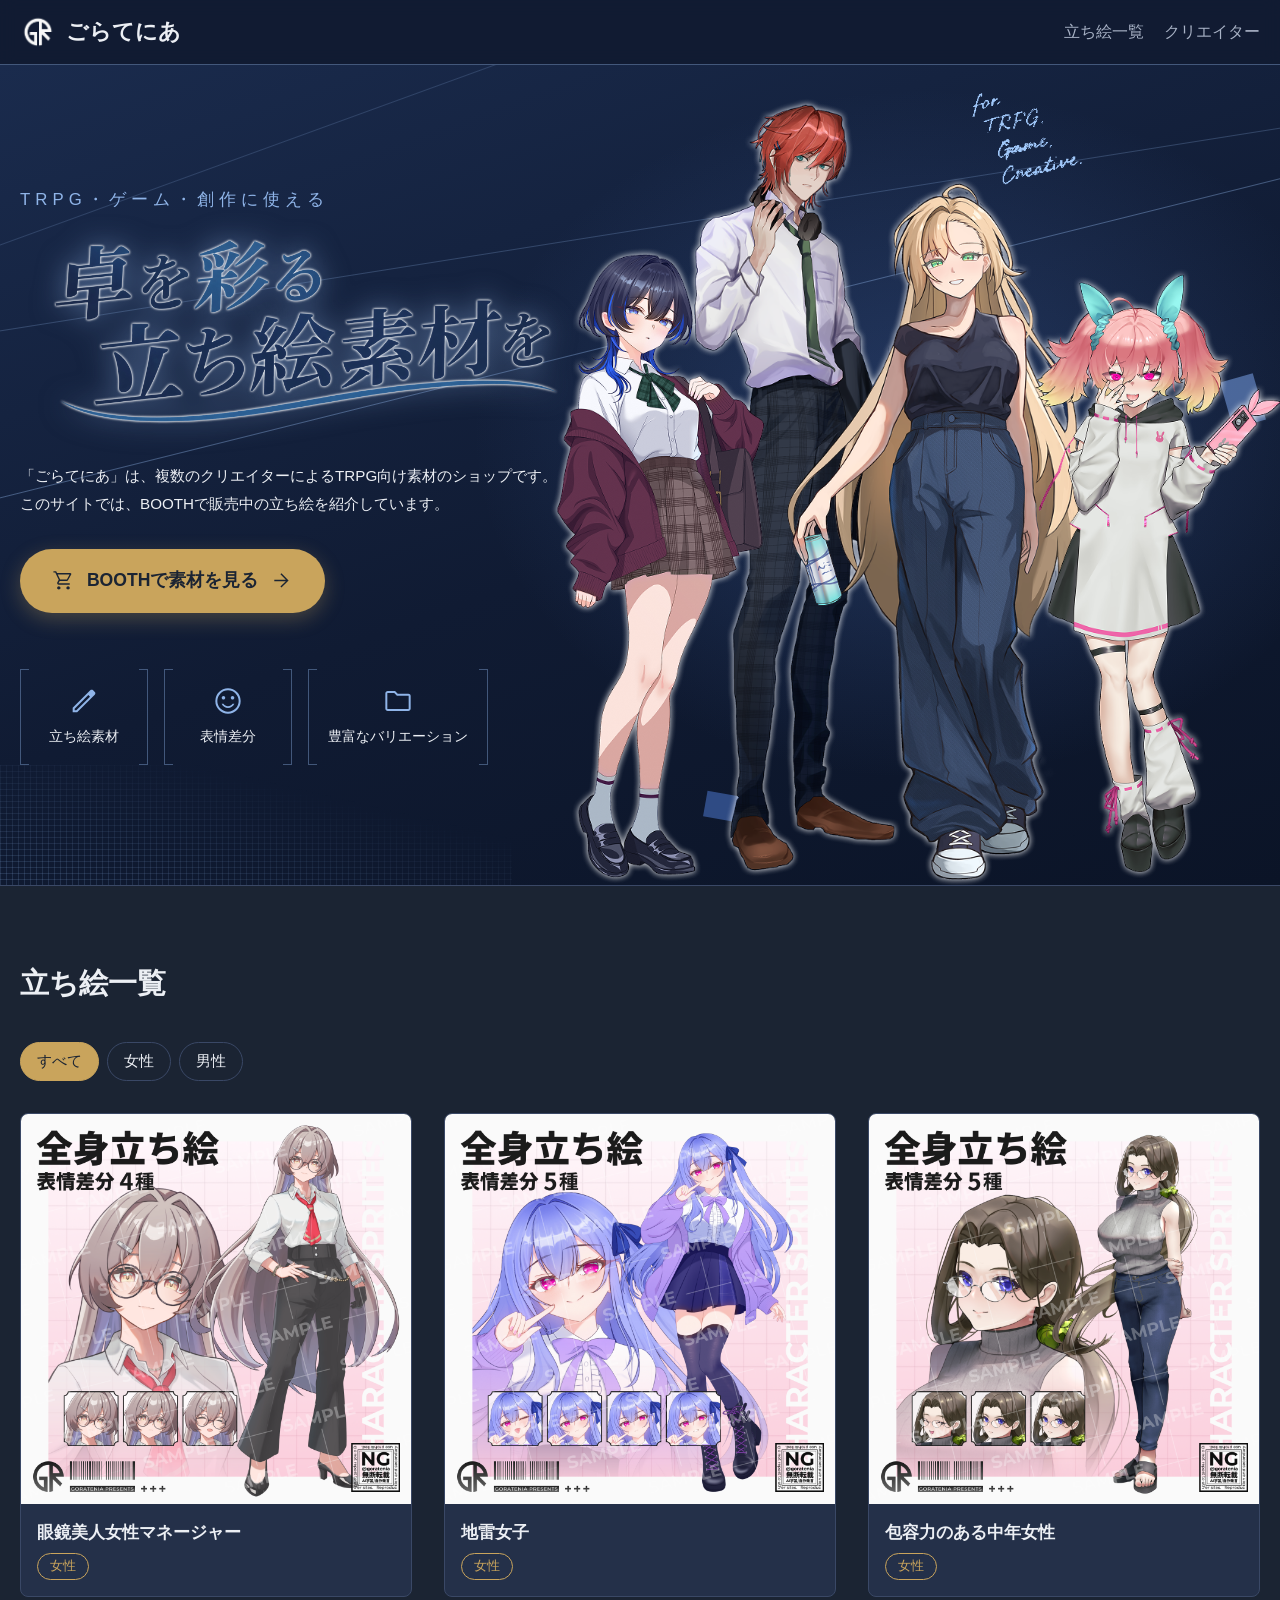
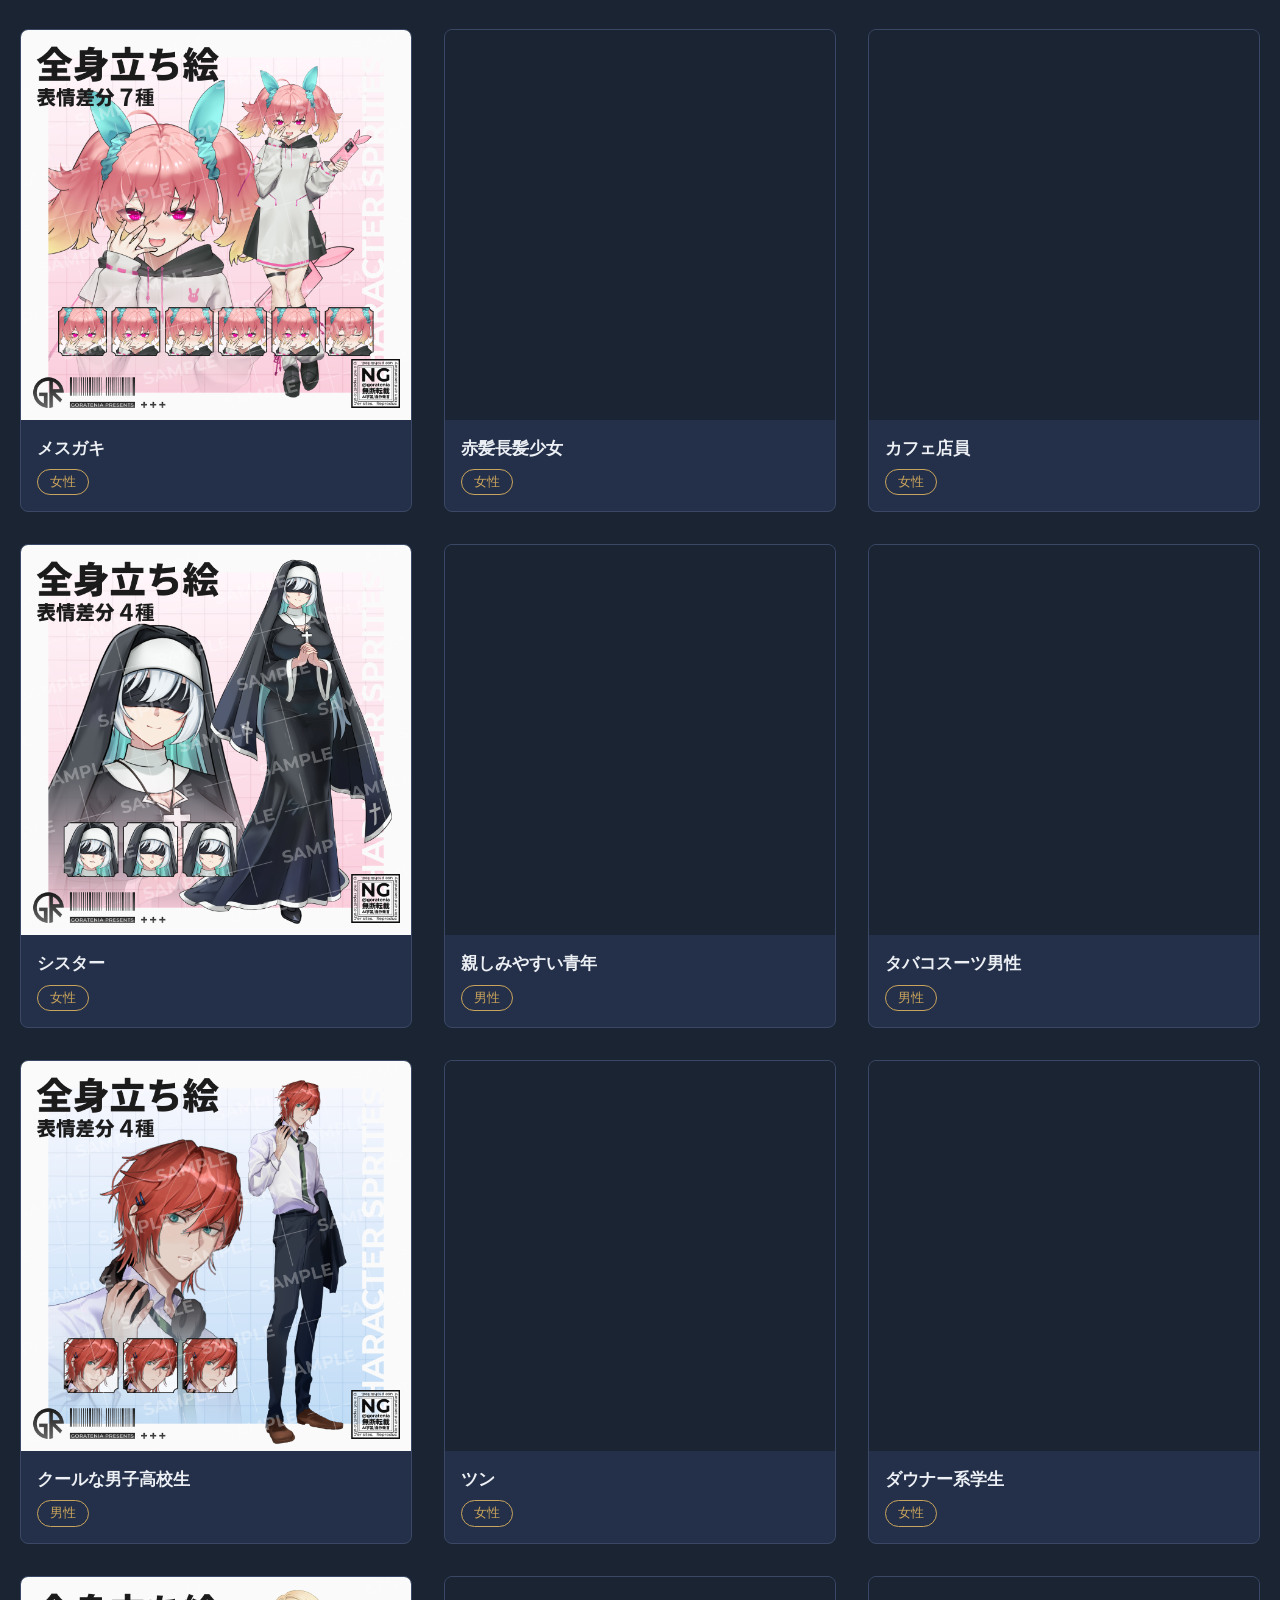
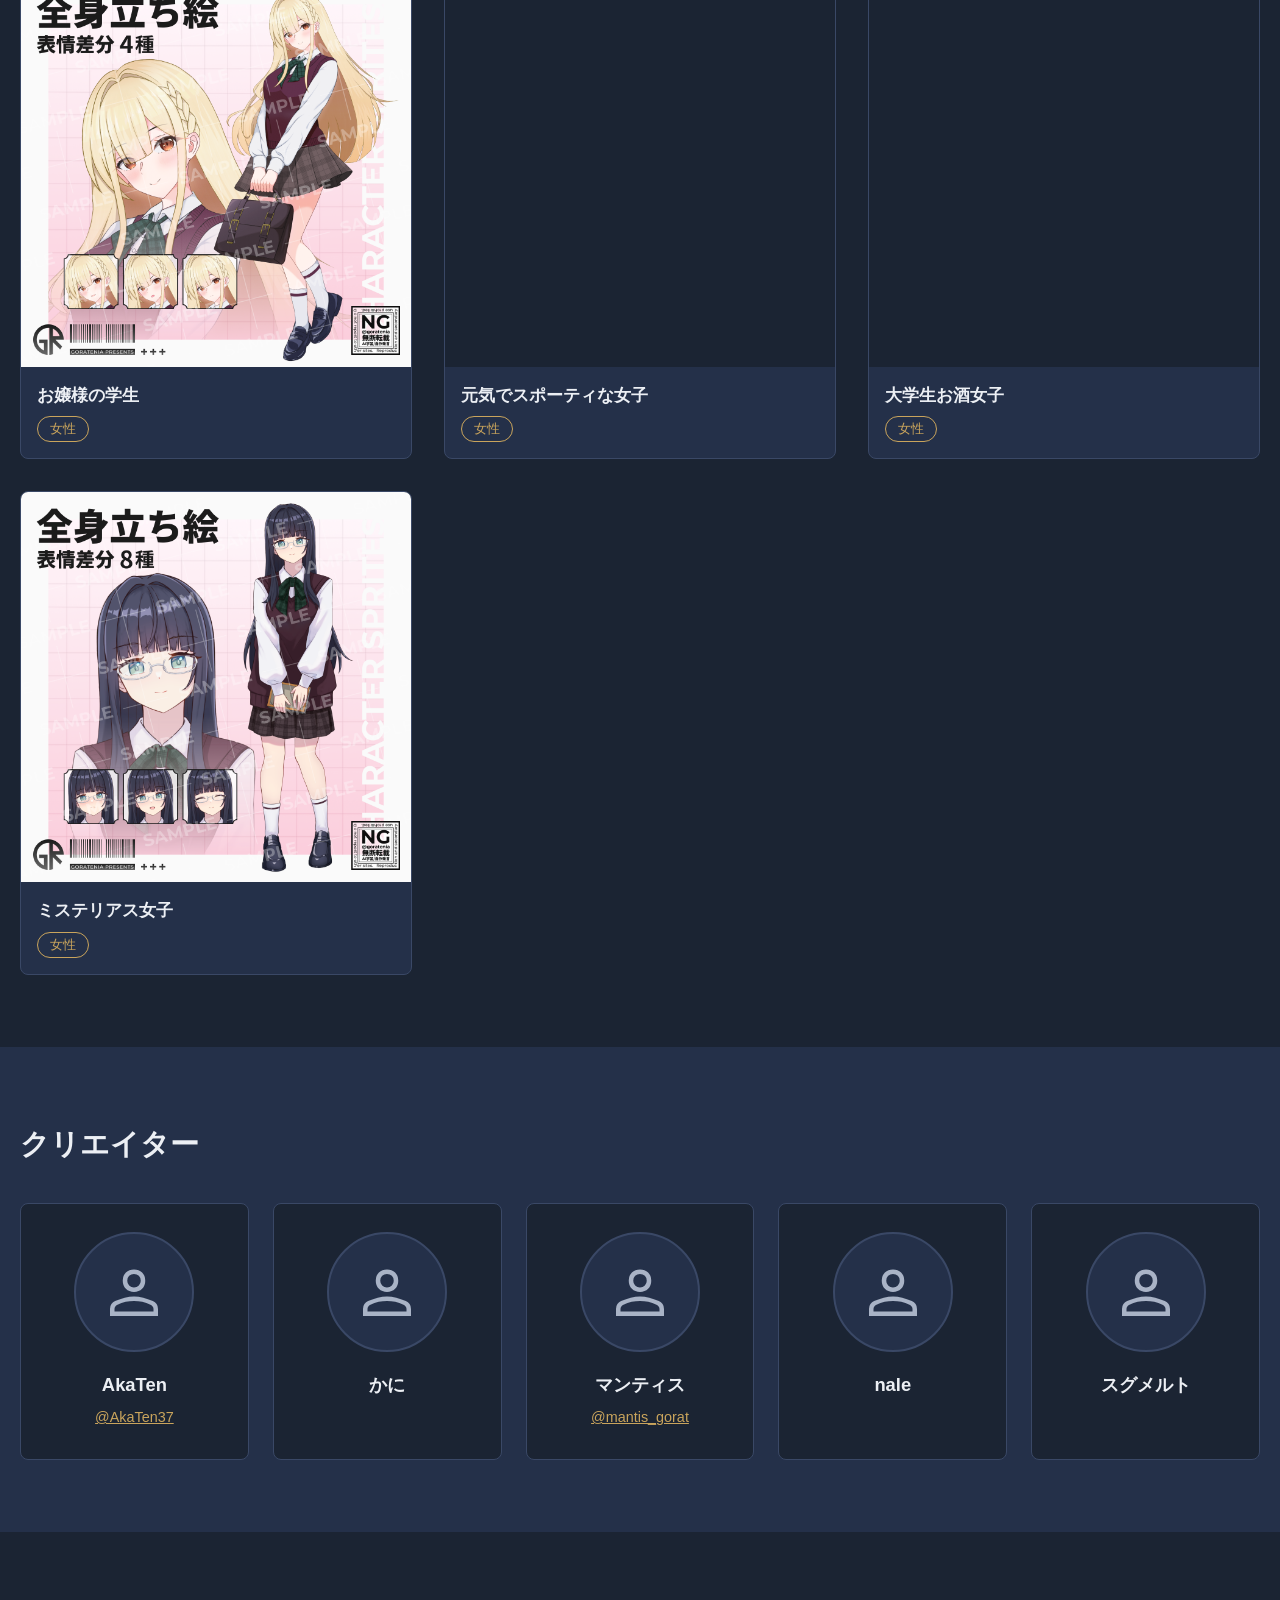
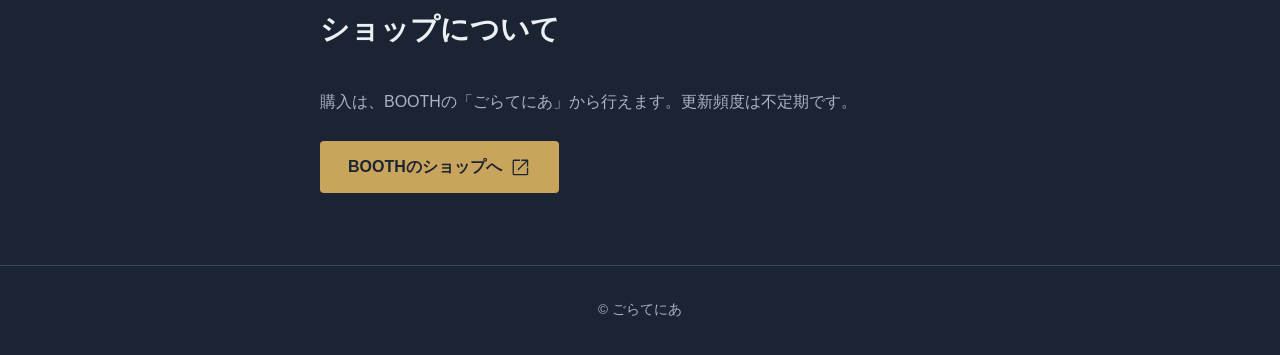
<file: index.html>
<!DOCTYPE html>
<html lang="ja">
<head>
  <meta charset="UTF-8">
  <meta name="viewport" content="width=device-width, initial-scale=1">
  <title>ごらてにあ | TRPG向け立ち絵素材</title>
  <meta name="description" content="複数のクリエイターによるTRPG向け素材ショップ「ごらてにあ」の立ち絵紹介サイトです。">
  <link rel="stylesheet" href="style.css">
  <link rel="preload" as="image" href="img/ごらてにあ_キャッチコピー.png">
  <script>
    // オープニングは、サイトを開いて最初の1回だけ見せる(詳細ページから戻ったときなどは出さない)
    try {
      if (sessionStorage.getItem("opening-shown")) {
        document.documentElement.classList.add("no-opening");
      } else {
        sessionStorage.setItem("opening-shown", "1");
      }
    } catch (error) {
      // 保存できない環境では毎回オープニングを出す
    }
  </script>
</head>
<body>

  <!-- オープニング:キャッチコピーを画面いっぱいに出してから、サイトに切り替わる -->
  <div class="opening" aria-hidden="true">
    <img class="opening__image" id="opening-image" src="img/ごらてにあ_キャッチコピー.png" alt="" width="2032" height="774">
  </div>
  <script>
    // キャッチコピーの画像を読み込み終えてから演出を始める(読み込めなくても3秒で始める)
    (function () {
      const image = document.getElementById("opening-image");
      const start = () => document.documentElement.classList.add("opening-ready");
      if (image.complete) {
        start();
      } else {
        image.addEventListener("load", start);
        image.addEventListener("error", start);
        setTimeout(start, 3000);
      }
    })();
  </script>

  <header class="header">
    <div class="header__inner">
      <a class="header__logo" href="index.html">
        <img class="header__logo-image" src="img/ごらてにあ_Logo_白_1200×1200.png" alt="" width="36" height="36">
        <span class="header__logo-text">ごらてにあ</span>
      </a>
      <nav class="nav" aria-label="メインメニュー">
        <ul class="nav__list">
          <li class="nav__item"><a class="nav__link" href="index.html#items">立ち絵一覧</a></li>
          <li class="nav__item"><a class="nav__link" href="index.html#creators">クリエイター</a></li>
        </ul>
      </nav>
    </div>
  </header>

  <main>

    <section class="hero">
      <div class="hero__inner">

        <!-- 左側:キャッチコピーと説明 -->
        <div class="hero__content">
          <p class="hero__lead">TRPG・ゲーム・創作に使える</p>
          <h1 class="hero__title">
            <img class="hero__title-image" src="img/ごらてにあ_キャッチコピー.png" alt="卓を彩る立ち絵素材を" width="2032" height="774">
          </h1>
          <p class="hero__text">
            「ごらてにあ」は、複数のクリエイターによるTRPG向け素材のショップです。<br>
            このサイトでは、BOOTHで販売中の立ち絵を紹介しています。
          </p>
          <a class="button button--large" href="https://goratenia.booth.pm/" target="_blank" rel="noopener noreferrer"><span data-icon="shopping_cart"></span><span>BOOTHで素材を見る</span><span data-icon="arrow_forward"></span></a>
          <ul class="hero__features">
            <li class="hero__feature"><span data-icon="edit"></span><span>立ち絵素材</span></li>
            <li class="hero__feature"><span data-icon="sentiment_satisfied"></span><span>表情差分</span></li>
            <li class="hero__feature"><span data-icon="folder"></span><span>豊富なバリエーション</span></li>
          </ul>
        </div>

        <!-- 右側:メインイラスト(飾りなので読み上げない) -->
        <div class="hero__visual" aria-hidden="true">
          <img class="hero__illust" src="img/メインビジュアル_キャラまとめ.png" alt="" width="1356" height="1080">
          <img class="hero__hand" src="img/ごらてにあ_手書き英字.png" alt="" width="185" height="145">
          <span class="hero__deco hero__deco--1"></span>
          <span class="hero__deco hero__deco--2"></span>
          <span class="hero__deco hero__deco--3"></span>
          <span class="hero__deco hero__deco--4"></span>
        </div>

      </div>
    </section>

    <section class="section" id="items">
      <div class="section__inner">
        <h2 class="section__title">立ち絵一覧</h2>
        <!-- タグのボタンと商品カードは script.js が items.js から自動で作ります -->
        <div class="filter" id="filter" role="group" aria-label="タグで絞り込む"></div>
        <div class="item-list" id="item-list"></div>
      </div>
    </section>

    <section class="section section--alt" id="creators">
      <div class="section__inner">
        <h2 class="section__title">クリエイター</h2>
        <ul class="creator-list" id="creator-list"></ul>
      </div>
    </section>

    <section class="section" id="shop">
      <div class="section__inner section__inner--narrow">
        <h2 class="section__title">ショップについて</h2>
        <p class="section__text">
          購入は、BOOTHの「ごらてにあ」から行えます。更新頻度は不定期です。
        </p>
        <a class="button" href="https://goratenia.booth.pm/" target="_blank" rel="noopener noreferrer"><span>BOOTHのショップへ</span><span data-icon="open_in_new"></span></a>
      </div>
    </section>

  </main>

  <footer class="footer">
    <p class="footer__text">&copy; ごらてにあ</p>
  </footer>

  <script src="items.js"></script>
  <script src="script.js"></script>
</body>
</html>
</file>
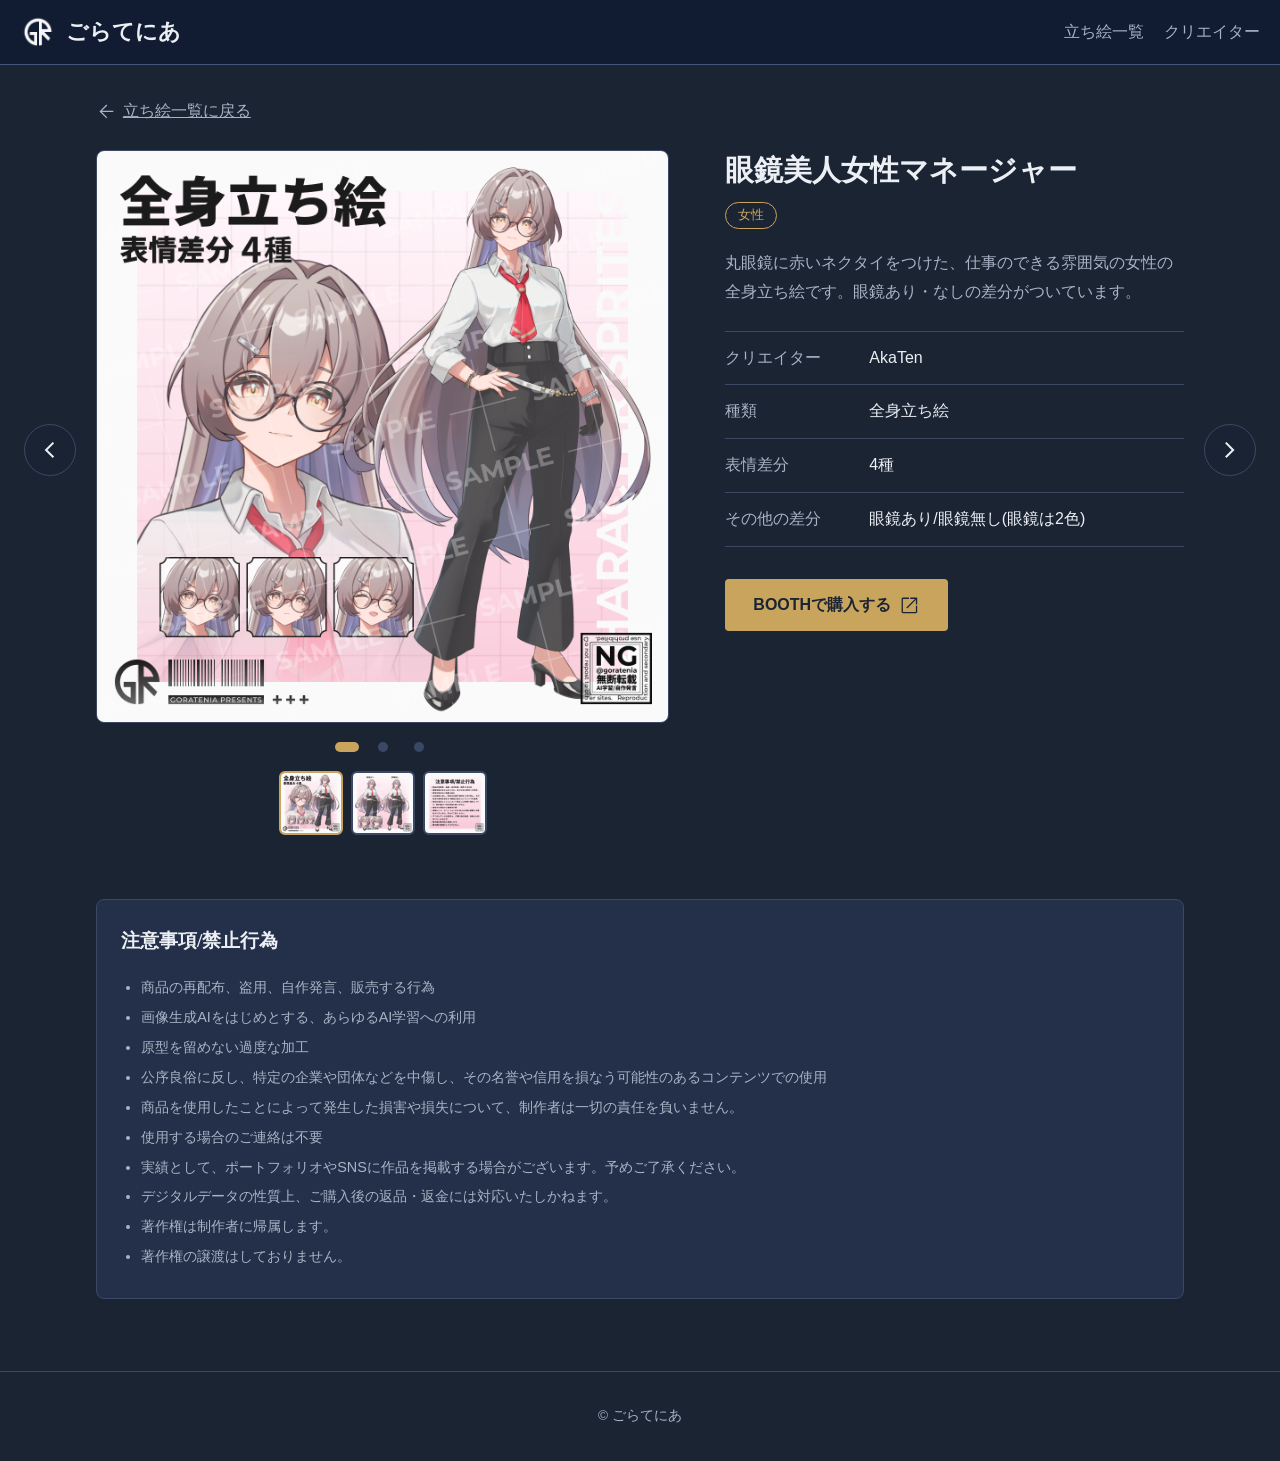
<file: item.html>
<!DOCTYPE html>
<html lang="ja">
<head>
  <meta charset="UTF-8">
  <meta name="viewport" content="width=device-width, initial-scale=1">
  <title>立ち絵の詳細 | ごらてにあ</title>
  <link rel="stylesheet" href="style.css">
</head>
<body>

  <header class="header">
    <div class="header__inner">
      <a class="header__logo" href="index.html">
        <img class="header__logo-image" src="img/ごらてにあ_Logo_白_1200×1200.png" alt="" width="36" height="36">
        <span class="header__logo-text">ごらてにあ</span>
      </a>
      <nav class="nav" aria-label="メインメニュー">
        <ul class="nav__list">
          <li class="nav__item"><a class="nav__link" href="index.html#items">立ち絵一覧</a></li>
          <li class="nav__item"><a class="nav__link" href="index.html#creators">クリエイター</a></li>
        </ul>
      </nav>
    </div>
  </header>

  <main class="detail">
    <a class="detail__back" href="index.html#items"><span data-icon="arrow_back"></span><span>立ち絵一覧に戻る</span></a>

    <div class="detail__layout">

      <!-- 左側:画像と、左右の切り替え矢印 -->
      <div class="viewer">
        <button class="viewer__arrow viewer__arrow--prev" id="prev-button" type="button" aria-label="前の立ち絵"><span data-icon="chevron_left"></span></button>
        <div class="viewer__stage" id="stage"></div>
        <button class="viewer__arrow viewer__arrow--next" id="next-button" type="button" aria-label="次の立ち絵"><span data-icon="chevron_right"></span></button>
        <div class="dots" id="dots" role="group" aria-label="表示する画像" hidden></div>
        <div class="gallery" id="gallery" hidden></div>
      </div>

      <!-- 右側:商品の情報 -->
      <section class="info">
        <h1 class="info__name" id="item-name"></h1>
        <ul class="tag-list" id="item-tags"></ul>
        <p class="info__description" id="item-description"></p>
        <dl class="spec" id="item-specs"></dl>
        <a class="button" id="item-link" href="https://goratenia.booth.pm/" target="_blank" rel="noopener noreferrer"><span>BOOTHで購入する</span><span data-icon="open_in_new"></span></a>
      </section>

    </div>

    <!-- 注意事項 -->
    <section class="notice" aria-labelledby="notice-title">
      <h2 class="notice__title" id="notice-title">注意事項/禁止行為</h2>
      <ul class="notice__list">
        <li class="notice__item">商品の再配布、盗用、自作発言、販売する行為</li>
        <li class="notice__item">画像生成AIをはじめとする、あらゆるAI学習への利用</li>
        <li class="notice__item">原型を留めない過度な加工</li>
        <li class="notice__item">公序良俗に反し、特定の企業や団体などを中傷し、その名誉や信用を損なう可能性のあるコンテンツでの使用</li>
        <li class="notice__item">商品を使用したことによって発生した損害や損失について、制作者は一切の責任を負いません。</li>
        <li class="notice__item">使用する場合のご連絡は不要</li>
        <li class="notice__item">実績として、ポートフォリオやSNSに作品を掲載する場合がございます。予めご了承ください。</li>
        <li class="notice__item">デジタルデータの性質上、ご購入後の返品・返金には対応いたしかねます。</li>
        <li class="notice__item">著作権は制作者に帰属します。</li>
        <li class="notice__item">著作権の譲渡はしておりません。</li>
      </ul>
    </section>
  </main>

  <footer class="footer">
    <p class="footer__text">&copy; ごらてにあ</p>
  </footer>

  <script src="items.js"></script>
  <script src="item.js"></script>
</body>
</html>
</file>
<file: style.css>
/* ===== 基本設定 ===== */
:root {
  --color-base: #1b2433;
  --color-panel: #243049;
  --color-line: #3a4866;
  --color-text: #eceff4;
  --color-muted: #a9b3c6;
  --color-accent: #c9a45c;
  --color-accent-text: #1b2433;
  --color-sub: #8fb4e8;
  --color-sub-line: rgba(143, 180, 232, 0.4);
  --color-hero: #101b33;
  --width-max: 1440px;
  --color-overlay: rgba(27, 36, 51, 0.9);
  --font-main: "Hiragino Kaku Gothic ProN", "Yu Gothic", "Meiryo", sans-serif;
  --font-title: "Hiragino Mincho ProN", "Yu Mincho", "Noto Serif JP", serif;
}

* {
  box-sizing: border-box;
}

html {
  scroll-padding-top: 80px;
}

body {
  margin: 0;
  font-family: var(--font-main);
  line-height: 1.8;
  color: var(--color-text);
  background-color: var(--color-base);
}

a {
  color: inherit;
}

a:focus-visible,
button:focus-visible {
  outline: 3px solid var(--color-accent);
  outline-offset: 3px;
}

/* ===== ヘッダー ===== */
.header {
  position: sticky;
  top: 0;
  z-index: 10;
  background-color: rgba(16, 27, 51, 0.85);
  border-bottom: 1px solid var(--color-sub-line);
  backdrop-filter: blur(8px);
}

.header__inner {
  display: flex;
  align-items: center;
  justify-content: space-between;
  gap: 16px;
  max-width: var(--width-max);
  margin: 0 auto;
  padding: 12px 20px;
}

.header__logo {
  display: flex;
  align-items: center;
  gap: 10px;
  font-family: var(--font-title);
  font-size: 1.4rem;
  font-weight: 700;
  text-decoration: none;
}

.header__logo-image {
  display: block;
  width: 36px;
  height: 36px;
}

.nav__list {
  display: flex;
  gap: 20px;
  margin: 0;
  padding: 0;
  list-style: none;
}

.nav__link {
  text-decoration: none;
  color: var(--color-muted);
}

.nav__link:hover {
  color: var(--color-accent);
}

/* ===== ヒーロー ===== */
.hero {
  position: relative;
  overflow: hidden;
  padding: 0 20px;
  border-bottom: 1px solid var(--color-line);
  background:
    radial-gradient(ellipse 50% 60% at 72% 45%, rgba(74, 112, 184, 0.35), transparent 70%),
    linear-gradient(160deg, #1a2b4d 0%, var(--color-hero) 55%, #0b1427 100%);
}

/* 背景の装飾:斜めに走る光のライン */
.hero::before {
  content: "";
  position: absolute;
  inset: 0;
  background:
    linear-gradient(-14deg, transparent calc(62% - 1px), var(--color-sub-line) 62%, transparent calc(62% + 1px)),
    linear-gradient(-9deg, transparent calc(74% - 1px), rgba(143, 180, 232, 0.25) 74%, transparent calc(74% + 1px)),
    linear-gradient(-20deg, transparent calc(86% - 1px), rgba(143, 180, 232, 0.2) 86%, transparent calc(86% + 1px));
  pointer-events: none;
}

/* 背景の装飾:左下の細かい網目 */
.hero::after {
  content: "";
  position: absolute;
  left: 0;
  bottom: 0;
  width: 40%;
  height: 120px;
  background-image:
    linear-gradient(rgba(143, 180, 232, 0.18) 1px, transparent 1px),
    linear-gradient(90deg, rgba(143, 180, 232, 0.18) 1px, transparent 1px);
  background-size: 6px 6px;
  -webkit-mask-image: linear-gradient(to top right, #000, transparent 70%);
  mask-image: linear-gradient(to top right, #000, transparent 70%);
  pointer-events: none;
}

.hero__inner {
  position: relative;
  z-index: 1;
  display: grid;
  grid-template-columns: minmax(0, 5fr) minmax(0, 6fr);
  align-items: center;
  max-width: var(--width-max);
  min-height: min(820px, calc(100vh - 61px));
  margin: 0 auto;
}

.hero__content {
  position: relative;
  z-index: 2;
  padding: 72px 0;
}

.hero__lead {
  margin: 0 0 8px;
  font-size: 1.05rem;
  letter-spacing: 0.3em;
  color: var(--color-sub);
}

.hero__title {
  max-width: 620px;
  margin: 0 0 24px;
}

/* キャッチコピーの文字色が濃いので、白い縁と青い光をつけて背景から浮かせる */
.hero__title-image {
  display: block;
  width: 100%;
  height: auto;
  filter:
    drop-shadow(0 0 1px rgba(255, 255, 255, 0.9))
    drop-shadow(0 0 1px rgba(255, 255, 255, 0.9))
    drop-shadow(0 0 14px rgba(143, 180, 232, 0.55));
}

.hero__text {
  margin: 0 0 32px;
  font-size: 0.95rem;
}

.hero__features {
  display: flex;
  flex-wrap: wrap;
  gap: 16px;
  margin: 56px 0 0;
  padding: 0;
  list-style: none;
}

/* 左右にカギ括弧のような細い線がつく */
.hero__feature {
  position: relative;
  display: flex;
  flex-direction: column;
  align-items: center;
  gap: 8px;
  min-width: 128px;
  padding: 16px 20px;
  font-size: 0.85rem;
}

.hero__feature::before,
.hero__feature::after {
  content: "";
  position: absolute;
  top: 0;
  bottom: 0;
  width: 8px;
  border: 1px solid var(--color-sub-line);
}

.hero__feature::before {
  left: 0;
  border-right: none;
}

.hero__feature::after {
  right: 0;
  border-left: none;
}

.hero__feature .icon {
  width: 32px;
  height: 32px;
  color: var(--color-sub);
}

/* 右側:イラストと見本カード */
.hero__visual {
  position: relative;
  align-self: stretch;
  min-height: 560px;
}

/* イラストを欄の高さいっぱいに置く。画像の左側に透明な余白があるので、
   キャラクター部分(横幅の約57%の位置が中心)が欄の中央に来るようにずらす */
.hero__illust {
  position: absolute;
  z-index: 1;
  bottom: 0;
  left: 50%;
  display: block;
  width: auto;
  height: 100%;
  max-width: none;
  transform: translateX(-57%);
}

.hero__hand {
  position: absolute;
  z-index: 2;
  top: 2%;
  right: 24%;
  display: block;
  width: 140px;
  height: auto;
}

/* 散らばった青い四角形 */
.hero__deco {
  position: absolute;
  width: 20px;
  height: 18px;
  background-color: rgba(120, 160, 230, 0.55);
}

.hero__deco--1 {
  top: 16%;
  left: 52%;
  transform: rotate(14deg);
}

.hero__deco--2 {
  top: 46%;
  left: 0;
  width: 26px;
  height: 22px;
  transform: rotate(-12deg);
}

.hero__deco--3 {
  top: 38%;
  right: 0;
  width: 34px;
  height: 48px;
  transform: rotate(-16deg);
}

.hero__deco--4 {
  bottom: 8%;
  left: 18%;
  width: 40px;
  height: 26px;
  background-color: rgba(70, 110, 190, 0.6);
  transform: rotate(10deg);
}

/* ===== ボタン ===== */
/* ===== アイコン(Material Symbols) ===== */
.icon {
  display: block;
  flex: none;
  width: 1.3em;
  height: 1.3em;
  fill: currentColor;
}

.button {
  display: inline-flex;
  align-items: center;
  gap: 8px;
  padding: 12px 28px;
  font-weight: 700;
  text-decoration: none;
  color: var(--color-accent-text);
  background-color: var(--color-accent);
  border-radius: 4px;
}

.button:hover {
  opacity: 0.85;
}

.button--large {
  gap: 12px;
  padding: 16px 32px;
  font-size: 1.1rem;
  border-radius: 999px;
  box-shadow: 0 6px 20px rgba(201, 164, 92, 0.3);
}

/* ===== セクション共通 ===== */
.section {
  padding: 72px 20px;
}

.section--alt {
  background-color: var(--color-panel);
}

.section__inner {
  max-width: var(--width-max);
  margin: 0 auto;
}

.section__inner--narrow {
  max-width: 640px;
}

.section__title {
  margin: 0 0 32px;
  font-family: var(--font-title);
  font-size: 1.8rem;
}

.section__text {
  margin: 0 0 24px;
  color: var(--color-muted);
}

/* ===== 絞り込みボタン ===== */
.filter {
  display: flex;
  flex-wrap: wrap;
  gap: 8px;
  margin-bottom: 32px;
}

.filter__button {
  padding: 8px 16px;
  font-family: inherit;
  font-size: 0.95rem;
  color: var(--color-text);
  background-color: transparent;
  border: 1px solid var(--color-line);
  border-radius: 999px;
  cursor: pointer;
}

.filter__button:hover {
  border-color: var(--color-accent);
}

.filter__button--active {
  color: var(--color-accent-text);
  background-color: var(--color-accent);
  border-color: var(--color-accent);
}

/* ===== 画像エリア(一覧・詳細で共通) ===== */
.thumb {
  display: flex;
  align-items: center;
  justify-content: center;
  aspect-ratio: 1 / 1;
  background-color: var(--color-base);
}

.thumb--large {
  border: 1px solid var(--color-line);
  border-radius: 8px;
}

.thumb__image {
  width: 100%;
  height: 100%;
  object-fit: contain;
}

.thumb__placeholder {
  display: flex;
  flex-direction: column;
  align-items: center;
  gap: 8px;
  padding: 16px;
  text-align: center;
  color: var(--color-muted);
}

.thumb__placeholder-icon {
  width: 48px;
  height: 48px;
}

.thumb__path {
  font-size: 0.75rem;
  word-break: break-all;
}

/* ===== タグ ===== */
.tag-list {
  display: flex;
  flex-wrap: wrap;
  gap: 6px;
  margin: 0;
  padding: 0;
  list-style: none;
}

.tag-list__item {
  padding: 2px 12px;
  font-size: 0.8rem;
  line-height: 1.6;
  color: var(--color-accent);
  border: 1px solid var(--color-accent);
  border-radius: 999px;
}

/* ===== 商品カード(一覧ページ) ===== */
.item-list {
  display: grid;
  grid-template-columns: repeat(3, minmax(0, 1fr));
  gap: 32px;
}

.item-card {
  display: flex;
  flex-direction: column;
  overflow: hidden;
  text-decoration: none;
  color: inherit;
  background-color: var(--color-panel);
  border: 1px solid var(--color-line);
  border-radius: 8px;
}

.item-card:hover {
  border-color: var(--color-accent);
}

.item-card__body {
  display: flex;
  flex-direction: column;
  gap: 8px;
  padding: 16px;
}

.item-card__title {
  margin: 0;
  font-size: 1.05rem;
  line-height: 1.5;
}

/* ===== 詳細ページ ===== */
/* 左右の端に固定した切り替え矢印と重ならないよう、横の余白を広めにとる */
.detail {
  max-width: var(--width-max);
  margin: 0 auto;
  padding: 32px 96px 72px;
}

.detail__back {
  display: inline-flex;
  align-items: center;
  gap: 6px;
  margin-bottom: 24px;
  color: var(--color-muted);
}

.detail__back:hover {
  color: var(--color-accent);
}

.detail__layout {
  display: grid;
  grid-template-columns: minmax(0, 5fr) minmax(0, 4fr);
  gap: 56px;
  align-items: start;
}

/* 画像と左右の矢印 */
.viewer {
  position: relative;
}

/* 画像を横一列に並べ、横スクロール(スワイプ)で1枚ずつぴたっと止まるようにする */
.viewer__stage {
  display: flex;
  max-width: 680px;
  margin: 0 auto;
  overflow-x: auto;
  scroll-snap-type: x mandatory;
  overscroll-behavior-x: contain;
  scrollbar-width: none;
  border: 1px solid var(--color-line);
  border-radius: 8px;
  cursor: grab;
}

.viewer__stage::-webkit-scrollbar {
  display: none;
}

.viewer__slide {
  flex: 0 0 100%;
  scroll-snap-align: start;
  border: none;
  border-radius: 0;
}

/* 立ち絵を切り替える矢印は、画面の左右の端に固定する */
.viewer__arrow {
  position: fixed;
  z-index: 5;
  top: 50%;
  display: flex;
  align-items: center;
  justify-content: center;
  width: 52px;
  height: 52px;
  margin-top: -26px;
  padding: 0;
  color: var(--color-text);
  background-color: var(--color-overlay);
  border: 1px solid var(--color-line);
  border-radius: 50%;
  cursor: pointer;
}

.viewer__arrow .icon {
  width: 32px;
  height: 32px;
}

.viewer__arrow:hover {
  color: var(--color-accent);
  border-color: var(--color-accent);
}

.viewer__arrow--prev {
  left: 24px;
}

.viewer__arrow--next {
  right: 24px;
}

.viewer__arrow[hidden] {
  display: none;
}

/* 商品情報 */
.info__name {
  margin: 0 0 12px;
  font-family: var(--font-title);
  font-size: 1.8rem;
  line-height: 1.4;
}

.info__description {
  margin: 20px 0 24px;
  color: var(--color-muted);
}

.spec {
  margin: 0 0 32px;
  border-top: 1px solid var(--color-line);
}

.spec__row {
  display: flex;
  gap: 16px;
  padding: 12px 0;
  border-bottom: 1px solid var(--color-line);
}

.spec__label {
  flex: 0 0 8em;
  color: var(--color-muted);
}

.spec__value {
  margin: 0;
}

/* 今どの画像を見ているかを示す点(2枚目以降がある商品だけ) */
.dots {
  display: flex;
  justify-content: center;
  gap: 4px;
  margin-top: 12px;
}

.dots[hidden] {
  display: none;
}

/* 押しやすいようにボタン自体は大きめにし、中の点だけを小さく見せる */
.dots__button {
  display: flex;
  align-items: center;
  justify-content: center;
  width: 32px;
  height: 24px;
  padding: 0;
  background: none;
  border: none;
  cursor: pointer;
}

.dots__button::before {
  content: "";
  width: 10px;
  height: 10px;
  background-color: var(--color-line);
  border-radius: 999px;
  transition: width 0.2s, background-color 0.2s;
}

.dots__button:hover::before {
  background-color: var(--color-muted);
}

.dots__button--active::before,
.dots__button--active:hover::before {
  width: 24px;
  background-color: var(--color-accent);
}

/* 画像の切り替え(2枚目以降がある商品だけ) */
.gallery {
  display: flex;
  justify-content: center;
  gap: 8px;
  margin-top: 12px;
}

.gallery[hidden] {
  display: none;
}

.gallery__button {
  width: 64px;
  height: 64px;
  padding: 0;
  overflow: hidden;
  background-color: var(--color-base);
  border: 2px solid var(--color-line);
  border-radius: 6px;
  cursor: pointer;
}

.gallery__button--active {
  border-color: var(--color-accent);
}

.gallery__image {
  display: block;
  width: 100%;
  height: 100%;
  object-fit: cover;
}

/* ===== 注意事項 ===== */
.notice {
  margin-top: 64px;
  padding: 24px;
  background-color: var(--color-panel);
  border: 1px solid var(--color-line);
  border-radius: 8px;
}

.notice__title {
  margin: 0 0 16px;
  font-family: var(--font-title);
  font-size: 1.2rem;
}

.notice__list {
  margin: 0;
  padding-left: 1.4em;
  font-size: 0.9rem;
  color: var(--color-muted);
}

.notice__item {
  margin-bottom: 4px;
}

/* ===== クリエイター ===== */
.creator-list {
  display: grid;
  grid-template-columns: repeat(auto-fit, minmax(160px, 1fr));
  gap: 24px;
  margin: 0;
  padding: 0;
  list-style: none;
}

.creator-card {
  display: flex;
  flex-direction: column;
  align-items: center;
  padding: 28px 20px;
  text-align: center;
  background-color: var(--color-base);
  border: 1px solid var(--color-line);
  border-radius: 8px;
}

.creator-card__icon {
  display: flex;
  align-items: center;
  justify-content: center;
  width: 120px;
  height: 120px;
  margin-bottom: 16px;
  overflow: hidden;
  background-color: var(--color-panel);
  border: 2px solid var(--color-line);
  border-radius: 50%;
}

.creator-card__image {
  display: block;
  width: 100%;
  height: 100%;
  object-fit: cover;
}

.creator-card__placeholder {
  width: 72px;
  height: 72px;
  color: var(--color-muted);
}

.creator-card__name {
  margin: 0 0 4px;
  font-size: 1.15rem;
}

.creator-card__link {
  font-size: 0.9rem;
  color: var(--color-accent);
}

/* ===== フッター ===== */
.footer {
  padding: 32px 20px;
  text-align: center;
  border-top: 1px solid var(--color-line);
}

.footer__text {
  margin: 0;
  font-size: 0.85rem;
  color: var(--color-muted);
}

/* ===== スマホ対応 ===== */
@media (max-width: 720px) {
  .header__inner {
    flex-direction: column;
    gap: 8px;
  }

  .hero__inner {
    grid-template-columns: minmax(0, 1fr);
    min-height: 0;
  }

  .hero__content {
    padding: 48px 0 0;
  }

  .hero__lead {
    font-size: 0.9rem;
    letter-spacing: 0.15em;
  }

  .hero__features {
    gap: 8px;
    margin-top: 32px;
  }

  .hero__feature {
    flex: 1;
    min-width: 0;
    padding: 12px 8px;
    text-align: center;
    font-size: 0.75rem;
  }

  .hero__visual {
    min-height: 420px;
  }

  .hero__hand {
    top: 0;
    right: 30%;
    width: 90px;
  }

  .section {
    padding: 48px 20px;
  }

  .detail__layout {
    grid-template-columns: minmax(0, 1fr);
    gap: 32px;
  }

  .detail {
    padding: 24px 20px 56px;
  }

  /* スマホでは文章に重ならないよう固定をやめ、画像の左右の端(=画面の端)に置く */
  .viewer__arrow {
    position: absolute;
    top: calc((100vw - 40px) / 2);
    width: 40px;
    height: 40px;
    margin-top: -20px;
  }

  .viewer__arrow--prev {
    left: -12px;
  }

  .viewer__arrow--next {
    right: -12px;
  }

  .item-list {
    grid-template-columns: repeat(2, minmax(0, 1fr));
    gap: 12px;
  }
}

/* ===== 動き ===== */
/* オープニングが消えるまでの時間。2回目以降(no-opening)はすぐにメインビジュアルを出す */
:root {
  --opening-delay: 2.8s;
}

.no-opening {
  --opening-delay: 0s;
}

/* オープニング:キャッチコピーを画面いっぱいに浮かび上がらせ、少し見せてから全体を消す */
.opening {
  position: fixed;
  z-index: 100;
  inset: 0;
  display: flex;
  align-items: center;
  justify-content: center;
  padding: 20px;
  background:
    radial-gradient(ellipse 60% 50% at 50% 50%, rgba(74, 112, 184, 0.35), transparent 70%),
    var(--color-hero);
  animation: opening-out 0.8s ease-in 2.6s forwards;
}

.opening__image {
  display: block;
  width: min(90vw, 1000px);
  height: auto;
  filter:
    drop-shadow(0 0 1px rgba(255, 255, 255, 0.9))
    drop-shadow(0 0 1px rgba(255, 255, 255, 0.9))
    drop-shadow(0 0 20px rgba(143, 180, 232, 0.6));
  animation:
    opening-image-in 1.4s ease-out 0.3s both,
    opening-image-out 0.8s ease-in 2.6s forwards;
}

.no-opening .opening {
  display: none;
}

/* キャッチコピーの画像を読み込み終える(opening-ready)まで、演出を止めておく */
html:not(.opening-ready):not(.no-opening) :is(.opening, .opening__image, .hero__title, .hero__visual, .hero__lead, .hero__text, .hero__content .button--large, .hero__features) {
  animation-play-state: paused;
}

@keyframes opening-image-in {
  from {
    opacity: 0;
    transform: translateY(16px) scale(0.96);
  }
  to {
    opacity: 1;
    transform: none;
  }
}

@keyframes opening-image-out {
  to {
    transform: scale(1.06);
  }
}

@keyframes opening-out {
  to {
    opacity: 0;
    visibility: hidden;
  }
}

/* トップを開いたとき:オープニングが消えるのに合わせて、メインビジュアルの要素が順に出てくる */
@keyframes hero-title-in {
  from {
    opacity: 0;
    filter: blur(12px);
    transform: translateY(16px) scale(0.98);
  }
  to {
    opacity: 1;
    filter: blur(0);
    transform: none;
  }
}

@keyframes fade-up {
  from {
    opacity: 0;
    transform: translateY(20px);
  }
  to {
    opacity: 1;
    transform: none;
  }
}

@keyframes fade-left {
  from {
    opacity: 0;
    transform: translateX(40px);
  }
  to {
    opacity: 1;
    transform: none;
  }
}

.hero__title {
  animation: hero-title-in 1s ease-out var(--opening-delay) both;
}

.hero__visual {
  animation: fade-left 1.2s ease-out calc(var(--opening-delay) + 0.2s) both;
}

.hero__lead {
  animation: fade-up 0.8s ease-out calc(var(--opening-delay) + 0.4s) both;
}

.hero__text {
  animation: fade-up 0.8s ease-out calc(var(--opening-delay) + 0.55s) both;
}

.hero__content .button--large {
  animation: fade-up 0.8s ease-out calc(var(--opening-delay) + 0.7s) both;
}

.hero__features {
  animation: fade-up 0.8s ease-out calc(var(--opening-delay) + 0.85s) both;
}

/* スクロールしたとき:画面に入ってきた要素が下からふわっと出る(items.js の revealOnScroll) */
.reveal {
  opacity: 0;
  transform: translateY(32px);
  transition:
    opacity 0.9s ease var(--reveal-delay, 0s),
    transform 0.9s ease var(--reveal-delay, 0s);
}

.reveal.is-visible {
  opacity: 1;
  transform: none;
}

/* 動きを減らす設定にしている人には、最初から表示する */
@media (prefers-reduced-motion: reduce) {
  .opening {
    display: none;
  }

  .hero__title,
  .hero__visual,
  .hero__lead,
  .hero__text,
  .hero__content .button--large,
  .hero__features {
    animation: none;
  }
}
</file>
